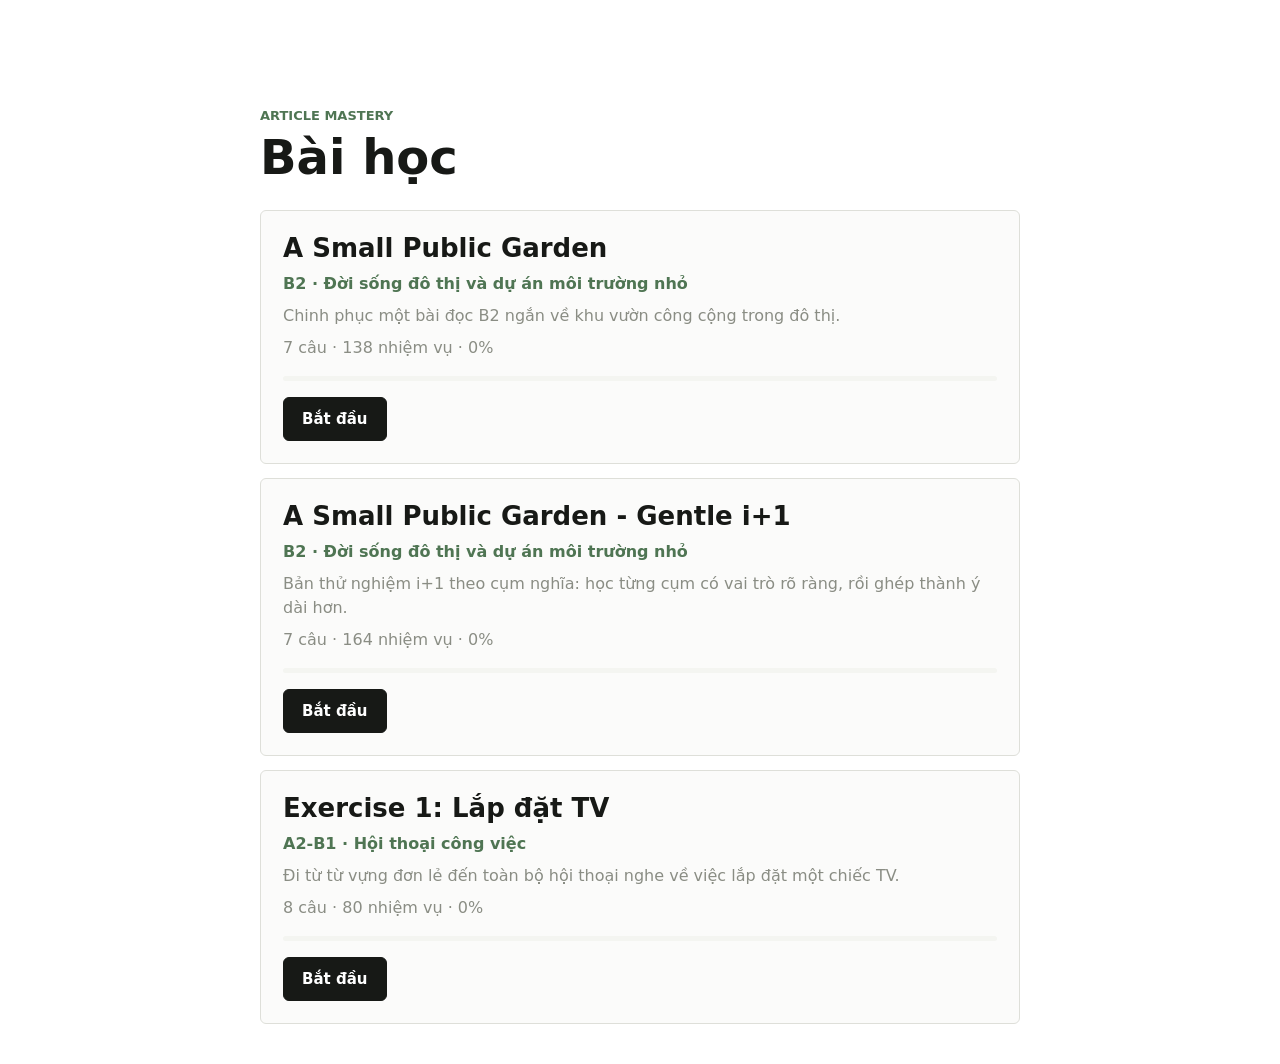
<file: index.html>
<!doctype html>
<html lang="vi">
  <head>
    <meta charset="UTF-8" />
    <meta name="viewport" content="width=device-width, initial-scale=1.0" />
    <meta
      name="description"
      content="Học và làm chủ từng bài tiếng Anh bằng một dòng bài tập liên tục."
    />
    <title>Article Mastery</title>
    <link rel="stylesheet" href="./styles.css" />
  </head>
  <body>
    <div class="app">
      <div
        id="global-progress"
        class="globalProgress"
        role="progressbar"
        aria-valuemin="0"
        aria-valuemax="100"
        aria-valuenow="0"
        aria-label="Đã hoàn thành 0%"
      >
        <div id="progress-bar"></div>
      </div>

      <div class="topActions">
        <button id="change-course" class="secondaryButton" type="button" hidden>
          Đổi bài
        </button>
        <button id="reset-course" class="resetButton" type="button" hidden>
          Reset khóa học
        </button>
      </div>

      <main class="workspace">
        <section id="course-picker" class="coursePicker" aria-label="Chọn bài học">
          <div class="pickerHeader">
            <p class="eyebrow">Article Mastery</p>
            <h1>Bài học</h1>
          </div>
          <p id="course-status" class="courseStatus" aria-live="polite">
            Đang tải...
          </p>
          <div id="course-list" class="courseList"></div>
        </section>

        <section id="lesson" class="lesson" aria-label="Bài học" hidden>
          <section id="overview-content" class="overview" hidden>
            <h2 id="overview-title"></h2>
            <div id="overview-summary"></div>
            <div id="overview-meaning-map" class="meaningMap" hidden></div>
            <button id="continue-overview" type="button">
              Bắt đầu xây câu
            </button>
          </section>

          <div id="guide-content" class="guide">
            <div class="guideWord">
              <p id="guide-term"></p>
              <p id="guide-ipa" class="guideIpa"></p>
              <p id="guide-meaning"></p>
            </div>

            <p id="guide-explanation" class="guideExplanation"></p>
            <div id="guide-role" class="guideRole" hidden>
              <div id="guide-when-needed"></div>
              <div id="guide-purpose"></div>
              <div id="guide-role-meaning"></div>
            </div>
            <div id="guide-role-line" class="guideRoleLine" hidden></div>
            <div id="guide-difficulty-notes" class="difficultyNotes" hidden></div>
            <div id="guide-new-words" class="guideNewWords" hidden></div>
            <div id="guide-parts" class="guideParts" hidden></div>

            <div class="guideActions">
              <button id="listen-guide" class="secondaryButton" type="button">
                Nghe lại
              </button>
              <button id="continue-guide" type="button">Tiếp tục</button>
            </div>
          </div>

          <div id="exercise-content" hidden>
            <div class="promptBox">
              <p id="prompt"></p>
            </div>

            <textarea
              id="answer"
              placeholder="Nhập câu trả lời"
              spellcheck="false"
            ></textarea>

            <div class="speechInput">
              <button
                id="speak-answer"
                class="secondaryButton"
                type="button"
                hidden
              >
                Nói thử
              </button>
              <p
                id="speech-input-status"
                class="speechInputStatus"
                aria-live="polite"
                hidden
              ></p>
            </div>

            <div class="actions">
              <button id="check-answer" type="button">Kiểm tra</button>
            </div>

            <div id="feedback" class="feedback" aria-live="polite" hidden>
              <p id="feedback-message"></p>
              <pre id="expected-answer" hidden></pre>
              <div id="feedback-notes"></div>
            </div>
          </div>

          <div id="finish-state" class="finishState" hidden>
            <span class="finishIcon" aria-hidden="true">✓</span>
            <p>Hoàn thành</p>
          </div>
        </section>
      </main>
    </div>

    <script type="module" src="./js/app.mjs"></script>
  </body>
</html>
</file>
<file: styles.css>
:root {
  --bg: #ffffff;
  --paper: #fbfbfa;
  --text: #171916;
  --muted: #8a8d84;
  --line: #dedfd9;
  --soft: #f4f5f1;
  --green: #4f7553;
  --green-soft: #edf5ed;
  --amber-soft: #fff7eb;
  --amber-line: #f1dcc0;
  font-family:
    Inter, ui-sans-serif, system-ui, -apple-system, BlinkMacSystemFont, "Segoe UI",
    sans-serif;
  color: var(--text);
  background: var(--bg);
}

* {
  box-sizing: border-box;
}

body {
  margin: 0;
  background: var(--bg);
}

[hidden] {
  display: none !important;
}

button,
textarea {
  font: inherit;
}

button {
  align-items: center;
  background: var(--text);
  border: 1px solid var(--text);
  border-radius: 6px;
  color: #fff;
  cursor: pointer;
  display: inline-flex;
  font-size: 15px;
  font-weight: 650;
  gap: 8px;
  height: 44px;
  justify-content: center;
  padding: 0 18px;
  transition:
    background 160ms ease,
    border-color 160ms ease,
    opacity 160ms ease;
}

button:disabled {
  cursor: default;
  opacity: 0.45;
}

.secondaryButton {
  background: #fff;
  border-color: var(--line);
  color: var(--text);
}

.secondaryButton:hover {
  background: var(--soft);
  border-color: #c8cac2;
}

.app {
  min-height: 100vh;
}

.globalProgress {
  background: var(--soft);
  height: 4px;
  overflow: hidden;
}

.globalProgress div {
  background: var(--green);
  height: 100%;
  transition: width 180ms ease;
}

.topActions {
  display: flex;
  gap: 8px;
  position: fixed;
  right: 16px;
  top: 14px;
  z-index: 2;
}

.topActions button {
  font-size: 13px;
  font-weight: 600;
  height: 34px;
  padding: 0 12px;
}

.resetButton {
  background: rgba(255, 255, 255, 0.9);
  border-color: var(--line);
  color: var(--muted);
}

.resetButton:hover {
  background: var(--soft);
  border-color: #c8cac2;
  color: var(--text);
}

.workspace {
  align-items: start;
  display: grid;
  justify-items: center;
  min-height: calc(100vh - 4px);
  padding: clamp(52px, 12vh, 112px) 18px 40px;
}

.lesson {
  max-width: 720px;
  width: 100%;
}

.coursePicker {
  max-width: 760px;
  width: 100%;
}

.pickerHeader {
  margin-bottom: 26px;
}

.eyebrow {
  color: var(--green);
  font-size: 13px;
  font-weight: 750;
  letter-spacing: 0;
  margin: 0 0 8px;
  text-transform: uppercase;
}

.pickerHeader h1 {
  font-size: 48px;
  line-height: 1.1;
  margin: 0;
}

.courseStatus {
  color: var(--muted);
  font-size: 16px;
  line-height: 1.5;
  margin: 0 0 18px;
}

.courseList {
  display: grid;
  gap: 14px;
}

.courseCard {
  background: var(--paper);
  border: 1px solid var(--line);
  border-radius: 6px;
  padding: 22px;
}

.courseCard h2 {
  font-size: 26px;
  line-height: 1.2;
  margin: 0;
}

.courseMeta,
.courseDescription,
.courseStats {
  line-height: 1.5;
  margin: 8px 0 0;
}

.courseMeta {
  color: var(--green);
  font-weight: 650;
}

.courseDescription,
.courseStats {
  color: var(--muted);
}

.courseProgress {
  background: var(--soft);
  border-radius: 999px;
  height: 5px;
  margin: 16px 0;
  overflow: hidden;
}

.courseProgress div {
  background: var(--green);
  height: 100%;
}

.overview {
  animation: appear 180ms ease-out;
}

.overview h2 {
  font-size: 38px;
  line-height: 1.2;
  margin: 0 0 22px;
  max-width: 650px;
  overflow-wrap: anywhere;
}

.overviewSummary {
  border-left: 3px solid var(--green);
  display: grid;
  gap: 10px;
  margin-bottom: 28px;
  max-width: 650px;
  padding-left: 18px;
}

.overviewSummary p {
  font-size: 18px;
  line-height: 1.6;
  margin: 0;
}

.meaningMap {
  border: 1px solid var(--line);
  border-radius: 6px;
  margin-bottom: 28px;
  max-width: 650px;
  padding: 16px;
}

.meaningMap h3,
.difficultyNotes h3 {
  color: var(--green);
  font-size: 15px;
  font-weight: 750;
  letter-spacing: 0;
  margin: 0 0 12px;
}

.meaningMapList {
  display: grid;
  gap: 10px;
  list-style: none;
  margin: 0;
  padding: 0;
}

.meaningMapItem {
  align-items: baseline;
  display: flex;
  flex-wrap: wrap;
  gap: 8px;
  line-height: 1.45;
}

.meaningMapItem strong {
  color: var(--text);
}

.meaningMapItem span {
  color: var(--muted);
}

.guide {
  animation: appear 180ms ease-out;
}

.guideWord {
  margin-bottom: 28px;
}

.guideWord p {
  letter-spacing: 0;
  margin: 0;
  overflow-wrap: anywhere;
}

#guide-term {
  font-size: 58px;
  font-weight: 750;
  line-height: 1.1;
}

#guide-meaning {
  color: var(--green);
  font-size: 22px;
  font-weight: 650;
  line-height: 1.4;
  margin-top: 8px;
}

.guideIpa {
  color: var(--muted);
  font-family: "Segoe UI", Arial, sans-serif;
  font-size: 20px;
  line-height: 1.4;
  margin-top: 8px !important;
}

.guideExplanation {
  font-size: 18px;
  line-height: 1.65;
  margin: 0;
  max-width: 650px;
}

.guideRole {
  background: var(--green-soft);
  border: 1px solid #d6e6d5;
  border-radius: 6px;
  display: grid;
  gap: 10px;
  line-height: 1.55;
  margin-top: 22px;
  padding: 16px;
}

.guideRole div {
  color: var(--text);
  font-size: 16px;
}

.guideRole strong {
  color: var(--green);
}

.guideRoleLine {
  border: 1px solid var(--line);
  border-radius: 6px;
  display: grid;
  gap: 8px;
  margin-top: 18px;
  padding: 14px;
}

.guideRoleLine p {
  display: flex;
  flex-wrap: wrap;
  gap: 8px;
  line-height: 1.45;
  margin: 0;
}

.guideRoleLine strong {
  color: var(--green);
}

.difficultyNotes {
  background: var(--amber-soft);
  border: 1px solid var(--amber-line);
  border-radius: 6px;
  display: grid;
  gap: 12px;
  margin-top: 18px;
  max-width: 650px;
  padding: 16px;
}

.difficultyNote h4 {
  font-size: 16px;
  line-height: 1.35;
  margin: 0 0 4px;
}

.difficultyNote p {
  color: #4b2600;
  font-size: 16px;
  line-height: 1.55;
  margin: 0;
}

.guideNewWords {
  border-left: 2px solid var(--line);
  margin-top: 22px;
  padding-left: 14px;
}

.guideNewWords p {
  align-items: baseline;
  display: flex;
  flex-wrap: wrap;
  gap: 10px;
  line-height: 1.4;
  margin: 6px 0;
}

.guideNewWords strong {
  font-size: 17px;
}

.guideNewWords span {
  color: var(--muted);
  font-family: "Segoe UI", Arial, sans-serif;
  font-size: 16px;
}

.guideParts {
  align-items: stretch;
  border-bottom: 1px solid var(--line);
  border-top: 1px solid var(--line);
  display: flex;
  gap: 0;
  margin-top: 28px;
  overflow-x: auto;
}

.guidePart {
  flex: 1 0 150px;
  padding: 18px 14px;
}

.guidePart + .guidePart {
  border-left: 1px solid var(--line);
}

.guidePart strong,
.guidePart small {
  display: block;
}

.guidePart strong {
  font-size: 19px;
  letter-spacing: 0;
}

.guidePart small {
  color: var(--muted);
  font-size: 14px;
  line-height: 1.4;
  margin-top: 4px;
}

.guidePart.isNew strong {
  color: var(--green);
}

.guideActions {
  display: flex;
  gap: 10px;
  margin-top: 32px;
}

@keyframes appear {
  from {
    opacity: 0;
    transform: translateY(4px);
  }

  to {
    opacity: 1;
    transform: translateY(0);
  }
}

.promptBox {
  margin: 0 0 28px;
}

.promptBox p {
  font-weight: 720;
  letter-spacing: 0;
  line-height: 1.15;
  margin: 0;
  overflow-wrap: anywhere;
}

.promptBox .promptShort {
  font-size: 56px;
}

.promptBox .promptMedium {
  font-size: 34px;
  line-height: 1.25;
}

.promptBox .promptLong {
  font-size: 25px;
  line-height: 1.4;
}

.promptBox .promptParagraph {
  font-size: 19px;
  font-weight: 650;
  line-height: 1.55;
}

textarea {
  background: var(--paper);
  border: 1px solid var(--line);
  border-radius: 6px;
  color: var(--text);
  display: block;
  font-size: 20px;
  line-height: 1.55;
  min-height: 178px;
  outline: none;
  padding: 20px;
  resize: vertical;
  width: 100%;
}

textarea::placeholder {
  color: #a6a99f;
}

textarea:focus {
  background: #fff;
  border-color: var(--green);
  box-shadow: 0 0 0 3px var(--green-soft);
}

.speechInput {
  align-items: center;
  display: flex;
  gap: 0.75rem;
  justify-content: center;
  margin: 12px 0 4px;
  min-height: 2.5rem;
}

.speechInputStatus {
  color: var(--muted);
  font-size: 0.95rem;
  line-height: 1.45;
  margin: 0;
  max-width: 34rem;
}

.actions {
  display: flex;
  flex-wrap: wrap;
  gap: 10px;
  margin-top: 14px;
}

.feedback {
  border: 1px solid transparent;
  border-radius: 6px;
  margin-top: 24px;
  padding: 16px;
}

.feedback p,
.feedback small {
  line-height: 1.5;
  margin: 0;
}

.feedback small {
  color: var(--muted);
  display: block;
  margin-top: 8px;
}

.feedback pre {
  background: rgba(255, 255, 255, 0.74);
  border: 1px solid rgba(154, 93, 27, 0.16);
  border-radius: 6px;
  font-family: inherit;
  line-height: 1.5;
  margin: 12px 0 0;
  overflow: auto;
  padding: 12px;
  white-space: pre-wrap;
}

.feedback.correct {
  background: var(--green-soft);
  border-color: #d6e6d5;
}

.feedback.wrong {
  background: var(--amber-soft);
  border-color: var(--amber-line);
  color: #4b2600;
}

.finishState {
  align-items: center;
  color: var(--green);
  display: flex;
  gap: 10px;
  justify-content: center;
  min-height: 40vh;
}

.finishIcon {
  font-size: 28px;
  font-weight: 750;
  line-height: 1;
}

.finishState p {
  color: var(--text);
  font-size: 22px;
  font-weight: 700;
  margin: 0;
}

@media (max-width: 640px) {
  .workspace {
    padding: 64px 18px 28px;
  }

  .topActions {
    right: 12px;
    top: 12px;
  }

  .topActions button {
    font-size: 12px;
    height: 32px;
    padding: 0 10px;
  }

  .pickerHeader h1 {
    font-size: 40px;
  }

  .courseCard {
    padding: 18px;
  }

  .courseCard h2 {
    font-size: 23px;
  }

  .overview h2 {
    font-size: 31px;
  }

  .overviewSummary p {
    font-size: 17px;
  }

  .meaningMapItem {
    align-items: start;
    flex-direction: column;
    gap: 2px;
  }

  .overview button {
    width: 100%;
  }

  #guide-term {
    font-size: 44px;
  }

  #guide-meaning {
    font-size: 20px;
  }

  .guideIpa {
    font-size: 18px;
  }

  .guideExplanation {
    font-size: 17px;
  }

  .guideActions {
    align-items: stretch;
    flex-direction: column-reverse;
  }

  .guideActions button {
    width: 100%;
  }

  .promptBox p {
    font-size: 42px;
  }

  .promptBox .promptMedium {
    font-size: 29px;
  }

  .promptBox .promptLong {
    font-size: 22px;
  }

  .promptBox .promptParagraph {
    font-size: 17px;
  }

  textarea {
    font-size: 18px;
    min-height: 160px;
  }

  .speechInput {
    align-items: stretch;
    flex-direction: column;
  }

  .speechInput button {
    width: 100%;
  }

  .actions {
    align-items: stretch;
    flex-direction: column;
  }

  .actions button {
    width: 100%;
  }
}
</file>
